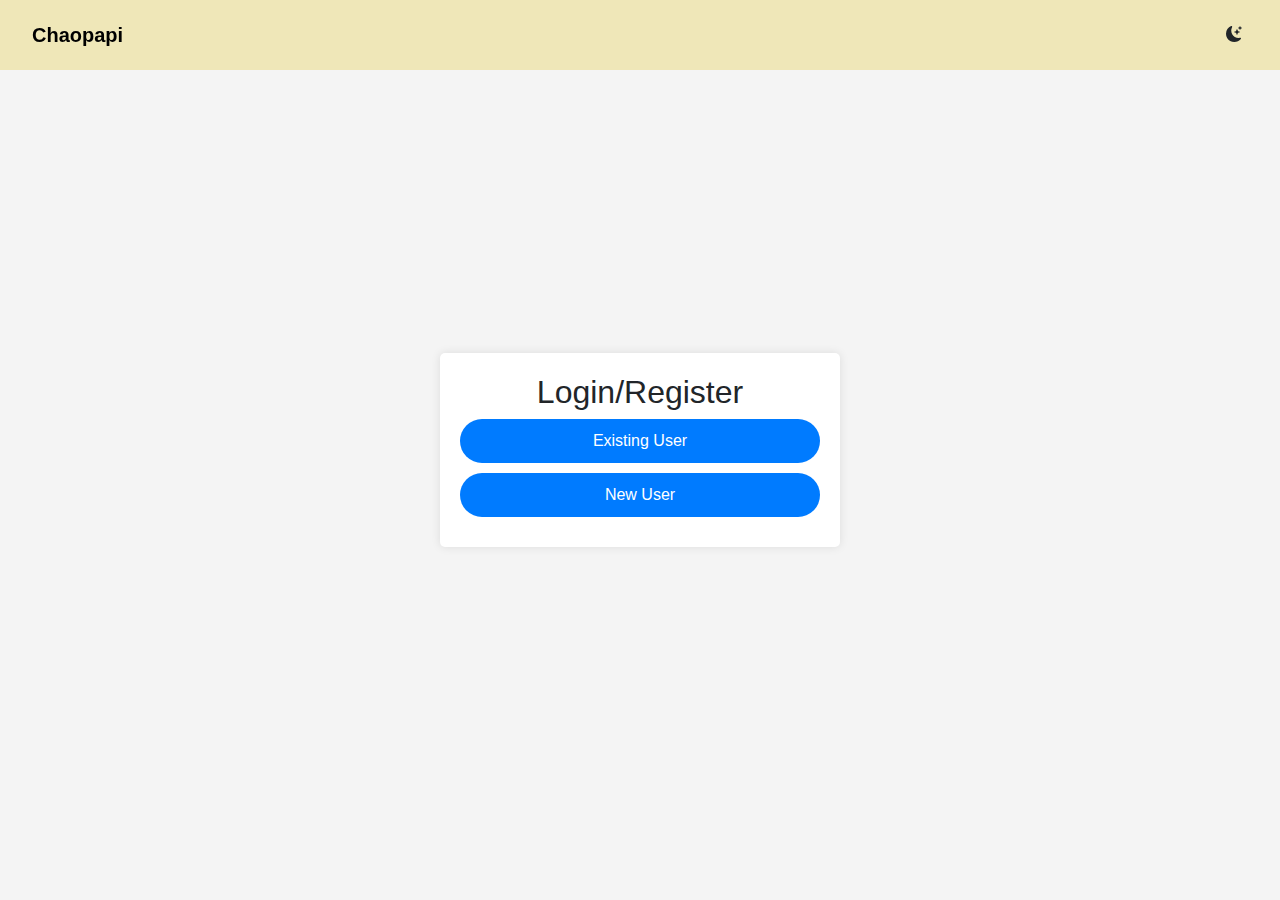
<file: Web Design Finals/WebDesignFinalsGroup1/login.html>
<!DOCTYPE html>
<html lang="en">
<head>
    <meta charset="UTF-8">
    <meta name="viewport" content="width=device-width, initial-scale=1.0">
    <link href="https://cdn.jsdelivr.net/npm/bootstrap-icons@1.11.1/font/bootstrap-icons.css" rel="stylesheet">
    <link href="https://cdn.jsdelivr.net/npm/bootstrap@5.3.3/dist/css/bootstrap.min.css" rel="stylesheet"
        integrity="sha384-QWTKZyjpPEjISv5WaRU9OFeRpok6YctnYmDr5pNlyT2bRjXh0JMhjY6hW+ALEwIH" crossorigin="anonymous">
    <link href='https://fonts.googleapis.com/css?family=Open+Sans:400,600,700' rel='stylesheet' type='text/css'>
    <title>Chaopapi</title>
    <link rel="icon" type="image/x-icon" href="./images/favicon.jpg">
    <style>
        body {
            font-family: Arial, sans-serif;
            background-color: #f4f4f4;
            display: flex;
            justify-content: center;
            align-items: center;
            height: 100vh;
            margin: 0;
        }
        .container {
            width: 80%;
            max-width: 400px;
            padding: 20px;
            background-color: #fff;
            border-radius: 5px;
            box-shadow: 0 0 10px rgba(0, 0, 0, 0.1);
        }
        input[type="text"],
        input[type="password"],
        button {
            width: 100%;
            padding: 10px;
            border: 1px solid #ccc;
            border-radius: 30px;
            margin-bottom: 10px;
    
        }
        button {
            background-color: #007bff;
            border: none;
            color: #fff;
            cursor: pointer;
        }
        .modal {
            display: none;
            position: fixed;
            z-index: 1;
            left: 0;
            top: 0;
            width: 100%;
            height: 100%;
            overflow: auto;
            background-color: rgba(0,0,0,0.4);
            padding-top: 60px;
        }
        .modal-content {
            background-color: #fefefe;
            margin: 5% auto;
            padding: 20px;
            border: 1px solid #888;
            width: 80%;
            max-width: 600px;
            border-radius: 5px;
        }
        .terms-checkbox label {
            display: inline-block;
            margin-bottom: 0;
            margin-right: 10px;
        }
        .terms-checkbox input[type="checkbox"] {
            margin-right: 5px;
        }

        .close {
        color: #aaa;
        float: right;
        font-size: 28px;
        font-weight: bold;
        cursor: pointer; /* Add this line */
        }

        .close:hover,
        .close:focus {
            color: black;
            text-decoration: none;
        }
        .h2{
            text-align: center;
        }
        .navbar-custom{
    background-color: rgba(238, 229, 177, 0.9);
    height: 70px;
    transition: background-color 0.5s;
}
.navbar-brand{
    padding: 20px;
    border-radius:20px ;
    font-weight: bolder;
}
.nav-item{
    font-weight: bold;
}
.nav-item:focus, .nav-item:hover{
    background-color: rgba(202, 194, 148, 0.5);
    border-radius: 10px;
}
.navbar-toggler-custom{
    border: none;
    font-size: 1.25rem;
}
.navbar-toggler:focus, .btn-close:focus{
    box-shadow: none;
    outline: none;
}
.nav-link{
    color: #666777;
}

.darkmode-btn{
    margin: auto 2vw auto 0;
    transition: linear scale 0.5s;
}
.darkmode-btn:hover{
    scale: 1.2;
}
.dark-mode{
    background-color: #666777;
    color: #fff;
}
    </style>
</head>
<body>
    <nav class="navbar navbar-expand-lg fixed-top navbar-custom" id="nav">
        <div class="container-fluid">
            <a href="index.html" class="navbar-brand me-auto">Chaopapi</a>
            <div class="offcanvas offcanvas-end" tabindex="-1" id="offcanvasNavbar"
                aria-labelledby="offcanvasNavbarLabel">
                <div class="offcanvas-header offcanvas-bg ">
                    <h5 class="offcanvas-title" id="offcanvasNavbarLabel">Chaopapi.</h5>
                    <button class="btn-close" data-bs-dismiss="offcanvas" aria-label="Close"></button>
                </div>
                
            </div>
            <span class="darkmode-btn" type="button" onclick="toggleDarkMode()"><i class="bi bi-moon-stars-fill"></i></span>
            </button>
        </div>
    </nav>

<div class="container">
    <h2 class="h2">Login/Register</h2>
    <div id="loginOrRegister">
        <button onclick="showLogin()">Existing User</button>
        <button onclick="showRegister()">New User</button>
    </div>
    <form id="loginForm" style="display: none;">
        <input type="text" placeholder="Username" required>
        <input type="password" placeholder="Password" required>
        <button type="button" onclick="login()">Login</button>
    </form>
    <form id="registerForm" style="display: none;">
        <input type="text" placeholder="Choose a Username" required>
        <input type="password" placeholder="Choose a Password" required>
        <div class="terms-checkbox">
            <input type="checkbox" id="termsCheckbox" required>
            <label for="termsCheckbox">I agree to the Terms and Conditions</label>
        </div>
        <button type="button" onclick="checkAgreement()">Register</button>
    </form>
</div>

<div id="myModal" class="modal">
    <div class="modal-content">
        <span class="close" onclick="closeModal()">&times;</span>
        <h3>Terms and Conditions</h3>
        <p>- We guarantee prompt delivery of your meal when ordered through our website.</p>
        <p>- While we aim for timely delivery, please note variations due to weather, volume, and traffic.</p>
        <p>- Please consume your food promptly upon delivery to prevent spoilage.</p>
        <h3>Ordering Conditions</h3>
        <p>- Payment, including delivery charges, must be made when ordering. We accept cash, cards, and specified methods.</p>
        <p>- Orders can be modified or canceled within a set timeframe. Please contact us promptly for any changes.</p>
        <p>- We prepare all orders with utmost care. Contact us if dissatisfied.</p>
        <h3>Delivery Concerns</h3>
        <p>- Inform us of any allergies or dietary restrictions when ordering. While we accommodate, we can't guarantee allergen-free dishes.</p>
        <p>- We reserve the right to amend these Terms and Conditions without notice. Changes are effective immediately.</p>
        <p>- Our liability for delivery loss or damage is limited to the total amount paid.</p>
    </div>
</div>

<script>
    function showLogin() {
        document.getElementById("loginForm").style.display = "block";
        document.getElementById("registerForm").style.display = "none";
    }

    function showRegister() {
        document.getElementById("loginForm").style.display = "none";
        document.getElementById("registerForm").style.display = "block";
    }

    function checkAgreement() {
        if (document.getElementById("termsCheckbox").checked) {
            agreeAndRegister();
            window.location.href = "index.html";
        } else {
            alert("Please agree to the Terms and Conditions before registering.");
        }
    }

    function agreeAndRegister() {
        alert("Registration successful!"); // Placeholder for actual registration logic
    }

    function openModal() {
        document.getElementById("myModal").style.display = "block";
    }

    function closeModal() {
        document.getElementById("myModal").style.display = "none";
    }
    
    document.getElementById("termsCheckbox").addEventListener("change", function() {
        if (this.checked) {
            openModal();
        } else {
            closeModal();
        }
    });

    function login() {
    
    window.location.href = "index.html";
}

function toggleDarkMode() {
    const body = document.body;
    const nav = document.getElementById('nav')
    const darkModeButton = document.querySelector('.darkmode-btn');

    if (body.classList.contains('dark-mode')) {
        nav.classList.remove('dark-mode');
        body.classList.remove('dark-mode');
        darkModeButton.innerHTML = '<i class="bi bi-moon-stars-fill"></i>';
    } else {
        nav.classList.add('dark-mode');
        body.classList.add('dark-mode');
        darkModeButton.innerHTML = '<i class="bi bi-sun-fill"></i>';
    }
}

</script>

</body>
</html>
</file>
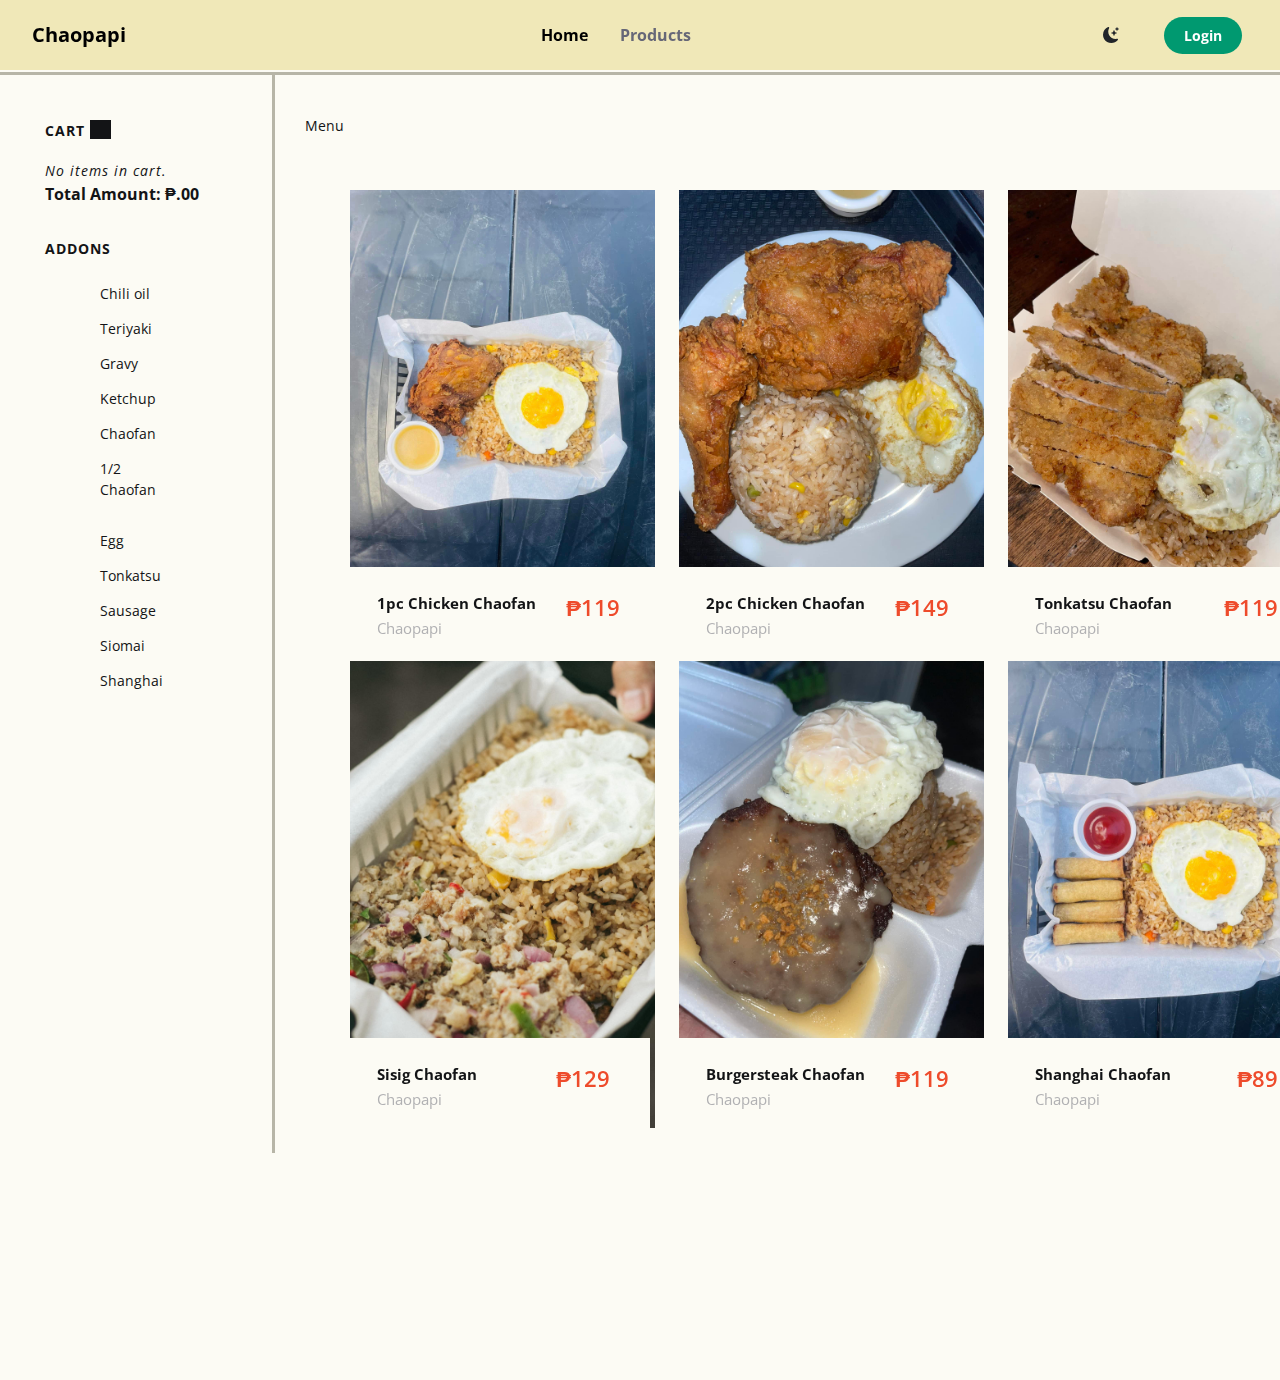
<file: Web Design Finals/WebDesignFinalsGroup1/product.html>
<!DOCTYPE html>
<html lang="en" >
<head>
	<meta charset="UTF-8">
	<title>Chaopapi</title>
	<link href="https://cdn.jsdelivr.net/npm/bootstrap-icons@1.11.1/font/bootstrap-icons.css" rel="stylesheet">
	<link href="https://cdn.jsdelivr.net/npm/bootstrap@5.3.3/dist/css/bootstrap.min.css" rel="stylesheet"
        integrity="sha384-QWTKZyjpPEjISv5WaRU9OFeRpok6YctnYmDr5pNlyT2bRjXh0JMhjY6hW+ALEwIH" crossorigin="anonymous">
    <link href='https://fonts.googleapis.com/css?family=Open+Sans:400,600,700' rel='stylesheet' type='text/css'>
	<link rel="icon" type="image/x-icon" href="./images/favicon.jpg">
</head>

<style>
/*	Reset & General
---------------------------------------------------------------------- */
* { margin: 0px; padding: 0px; }

body {
	font-family: "Open Sans", sans-serif; 
	background-color: var(--body-color);
}
#wrapper{
	overflow: hidden;
	height: 1153px;
	width: 1643px;
	background: var(--body-color);
}
.header{
	height:75px; 
	background:var(--body-color);
	border-bottom:3px solid #b7b5a7;
}
.header ul{padding:33px 0 0 45px;}
.header li{
	list-style:none;
	float:left;
	margin-right:30px;	
}

#grid-selector{
	height: 10px;
	width: 1291px;
	padding: 40px 0 40px 30px;
	float: left;
	color: #5d5f68;
	font-size: 14px;
}
#grid-menu{
	float:right;
	width:105px;
}
#grid-menu ul{

  float: right;
  position: relative;
  top: -1px;}
#grid-menu li{	 
	 float:right;
	 width:25px;
	 height:25px;
	 list-style:none;
}
#grid-menu li a{	 
  	 display:block;
	 width:28px;	
	 height:25px;
	 background: url("https://s3-us-west-2.amazonaws.com/s.cdpn.io/245657/grid-menu.png") 0 0  no-repeat;
}
#grid-menu li.smallGrid{margin-right:7px;}
#grid-menu li.smallGrid a{background-position:0 -33px;}
#grid-menu li.largeGrid a{background-position:-37px 0;}

#grid-menu li.smallGrid a.active{background-position:0 0;}
#grid-menu li.largeGrid a.active{background-position:-37px -33px;}
 

#grid{	
	width: 1335px;
	position: absolute;
	left: 340px;
	height: 1200px;
	top: 180px;
}
#sidebar{
	float:left;
	background:var(--body-color);
	width:275px;	
	padding:13px 0 0 45px;
	height:1400px;
	border-right:3px solid #b7b5a7;
}

#sidebar h3{
	color:var(--text-color);
	text-transform:uppercase;
	font-size:14px;
	font-weight:700;
	padding:35px 0 10px 0;
	letter-spacing:1px;
	clear:both;
}
#cart{padding:0px;}
#cart .empty{
	font-style:italic;
	color:var(--text-color);
	font-size:14px;
	letter-spacing:1px;	
}
#sidebar .checklist{
	padding:0;
}

.checklist ul li{	
	font-size:14px;
	font-weight:400;
	list-style:none;
	padding: 7px 0 7px 23px;
}
.checklist li span{
	float:left;
	width:11px;
	height:11px;
	margin-left:-23px;
	margin-top:4px;
	border: 1px solid #FCFBF4;
	position:relative;	
}
.sizes li span, .categories .sizes li{
	-webkit-transition: all 300ms ease-out;
	   -moz-transition: all 300ms ease-out;
	    -ms-transition: all 300ms ease-out;
	     -o-transition: all 300ms ease-out;
	        transition: all 300ms ease-out;
}
.checklist li a{
	color:#676a74;
	text-decoration:none;	
	-webkit-transition: all 300ms ease-out;
	   -moz-transition: all 300ms ease-out;
	    -ms-transition: all 300ms ease-out;
	     -o-transition: all 300ms ease-out;
	        transition: all 300ms ease-out;
}
.checklist li a:hover{	
	color:#222;
	-webkit-transition: all 300ms ease-out;
	   -moz-transition: all 300ms ease-out;
	    -ms-transition: all 300ms ease-out;
	     -o-transition: all 300ms ease-out;
	        transition: all 300ms ease-out;
}
.checklist a:hover span{ 	
	border-color:#a6aab3;	
}
.sizes a:hover span, .categories a:hover span{	
	border-color:#a6aab3;
	-webkit-transition: all 300ms ease-out;
	   -moz-transition: all 300ms ease-out;
	    -ms-transition: all 300ms ease-out;
	     -o-transition: all 300ms ease-out;
	        transition: all 300ms ease-out;
}
.checklist a span span{border:none;margin:0;float:none; position:absolute;top:0;left:0;}
.checklist a .x{
	display:block;
	width:0;	 
	height:2px;
	background:#EE4B2B;
	top:6px;
	left:2px;	
	-ms-transform: rotate(45deg); 
   	-webkit-transform: rotate(45deg); 
    transform: rotate(45deg);	
	-webkit-transition: all 50ms ease-out;
}
.checklist a .x.animate{
	width:4px;
	-webkit-transition: all 100ms ease-in;
	   -moz-transition: all 100ms ease-in;
	    -ms-transition: all 100ms ease-in;
	     -o-transition: all 100ms ease-in;
	        transition: all 100ms ease-in;
}
.checklist a .y{
	display:block;
	width:0px; 
	height:2px;
	background:#EE4B2B;
	top:4px;
	left:3px;	
	-ms-transform: rotate(13deg); 
   	-webkit-transform: rotate(135deg); 
    transform: rotate(135deg);	
	-webkit-transition: all 50ms ease-out;
}
.checklist a .y.animate{
	width:8px;
	-webkit-transition: all 100ms ease-out;
	   -moz-transition: all 100ms ease-out;
	    -ms-transition: all 100ms ease-out;
	     -o-transition: all 100ms ease-out;
	        transition: all 100ms ease-out;
}
.checklist .checked span{
	border-color:#8d939f;
}
.colors ul, .sizes ul{
	float:left; width:130px;	
}
.colors ul li{padding-left:21px;}
.colors a span{
	border:none;
	position:relative;
	border-radius:100%;
	background-color:#000000;
	width:13px;
	height:13px;
	margin-left:-20px;
}
.colors a:hover span{
	width:15px;
	height:15px;
	margin-top:3px;
	margin-left:-21px;
}
#sidebar img{margin-top:3px;}

.product{
    position: relative;
    perspective: 800px;
    width:306px;
    height:471px;
    transform-style: preserve-3d;
    transition: transform 5s;
	float:left; 
	margin-right: 23px;
	-webkit-transition: width 500ms ease-in-out;
	   -moz-transition: width 500ms ease-in-out;
		-ms-transition: width 500ms ease-in-out;
		 -o-transition: width 500ms ease-in-out;
 		    transition: width 500ms ease-in-out;
}
.product-front img{width:100%;}
.product-front, .product-back{
	width:315px;
	height:480px;
	background:#FCFBF4;
	position:absolute;
	left:-5px;
	top:-5px;
	-webkit-transition: all 100ms ease-out; 
       -moz-transition: all 100ms ease-out; 
         -o-transition: all 100ms ease-out; 
            transition: all 100ms ease-out; 
}
.product-back{
	display:none;
	transform: rotateY( 180deg );
}
.make3D.animate .product-back,
.make3D.animate .product-front,
div.large .product-back{
	top:0px;
	left:0px;
	-webkit-transition: all 100ms ease-out; 
       -moz-transition: all 100ms ease-out; 
         -o-transition: all 100ms ease-out; 
            transition: all 100ms ease-out; 
}
.make3D{
	width:305px;
	height:470px;
	position:absolute;    
	top:10px;
	left:10px;	
	overflow:hidden;
    transform-style: preserve-3d;
	-webkit-transition:  100ms ease-out; 
       -moz-transition:  100ms ease-out; 
         -o-transition:  100ms ease-out; 
            transition:  100ms ease-out;
}
div.make3D.flip-10{
	 -webkit-transform: rotateY( -10deg );
         -moz-transform: rotateY( -10deg );
           -o-transform: rotateY( -10deg );
              transform: rotateY( -10deg );
			   transition:  50ms ease-out; 			
}
div.make3D.flip90{
	 -webkit-transform: rotateY( 90deg );
         -moz-transform: rotateY( 90deg );
           -o-transform: rotateY( 90deg );
              transform: rotateY( 90deg );
			   transition:  100ms ease-in; 			
}
div.make3D.flip190{
	 -webkit-transform: rotateY( 190deg );
         -moz-transform: rotateY( 190deg );
           -o-transform: rotateY( 190deg );
              transform: rotateY( 190deg );
			   transition:  100ms ease-out; 			
}
div.make3D.flip180{
	 -webkit-transform: rotateY( 180deg );
         -moz-transform: rotateY( 180deg );
           -o-transform: rotateY( 180deg );
              transform: rotateY( 180deg );
			   transition:  150ms ease-out; 			
}
.make3D.animate{
	top:5px;
	left:5px;
	width:315px;
	height:480px;
	box-shadow:0px 5px 31px -1px rgba(0, 0, 0, 0.15);
	-webkit-transition:  100ms ease-out; 
       -moz-transition:  100ms ease-out; 
         -o-transition:  100ms ease-out; 
            transition:  100ms ease-out; 
}
div.large .make3D{
	top:0;
	left:0;
	width:315px;
	height:480px;
	-webkit-transition:  300ms ease-out; 
       -moz-transition:  300ms ease-out; 
         -o-transition:  300ms ease-out; 
            transition:  300ms ease-out; 
}
.large div.make3D{box-shadow:0px 5px 31px -1px rgba(0, 0, 0, 0);}
.large div.flip-back{display:none;}
.stats-container{
	background:var(--container);	
	position:absolute;
	top:382px;
	left:0;
	max-width: auto;
	height: 300px;
	padding: 24px 40px 35px 32px;
	-webkit-transition: all 200ms ease-out; 
       -moz-transition: all 200ms ease-out; 
         -o-transition: all 200ms ease-out; 
            transition: all 200ms ease-out;
}
.make3D.animate .stats-container{
	top:265px;
	-webkit-transition: all 200ms ease-out; 
       -moz-transition: all 200ms ease-out; 
         -o-transition: all 200ms ease-out; 
            transition: all 200ms ease-out; 
}
.stats-container .product_name{
	font-size: 15px;
    color: var(--title);
    font-weight: 700;
}
.stats-container p{
	font-size:15px;
	color:#b1b1b3;	
	padding:2px 0 20px 0;
}
.stats-container .product_price{
	float:right;
	color:#EE4B2B;
	font-size:22px;
	font-weight:600;
}
.image_overlay{
	position:absolute;
	top:0;
	left:0; 
	width:100%;
	height:100%;
	background:var(--image);
	opacity:0;	
}
.make3D.animate .image_overlay{
	opacity:0.7;	
	-webkit-transition: all 200ms ease-out; 
       -moz-transition: all 200ms ease-out; 
         -o-transition: all 200ms ease-out; 
            transition: all 200ms ease-out; 
}
.product-options{
	padding:0;
}
.product-options strong{
	font-weight:700;
	color:var(--text-color);
	font-size:14px;
}
.product-options span{	
	color:var(--gray);
	font-size:14px;
	display:block;
	margin-bottom:8px;
}
.add_to_cart{	
	position:absolute;
	top:80px;
	left:50%;
	width:152px;
	font-size:15px;
	margin-left:-78px;
	border:2px solid #FCFBF4;
	color:#FCFBF4;	
	text-align:center;
	text-transform:uppercase;
	font-weight:700;
	padding:10px 0;	
	opacity:0;
	-webkit-transition: all 200ms ease-out; 
       -moz-transition: all 200ms ease-out; 
         -o-transition: all 200ms ease-out; 
            transition: all 200ms ease-out; 
}
.add_to_cart:hover{	
	background:#FCFBF4;
	color:#EE4B2B;
	cursor:pointer;

}
.make3D.animate .add_to_cart{
	opacity:1;	
	-webkit-transition: all 200ms ease-out; 
       -moz-transition: all 200ms ease-out; 
         -o-transition: all 200ms ease-out; 
            transition: all 200ms ease-out; 		
}
.view_gallery{	
	position:absolute;
	top:144px;
	left:50%;
	width:152px;
	font-size:15px;
	margin-left:-78px;
	border:2px solid #FCFBF4;
	color:#FCFBF4;	
	text-align:center;
	text-transform:uppercase;
	font-weight:700;
	padding:10px 0;	
	opacity:0;
	-webkit-transition: all 200ms ease-out; 
       -moz-transition: all 200ms ease-out; 
         -o-transition: all 200ms ease-out; 
            transition: all 200ms ease-out; 
}
.view_gallery:hover{	
	background:#FCFBF4;
	color:#EE4B2B;
	cursor:pointer;

}
.make3D.animate .view_gallery{
	opacity:1;	
	-webkit-transition: all 200ms ease-out; 
       -moz-transition: all 200ms ease-out; 
         -o-transition: all 200ms ease-out; 
            transition: all 200ms ease-out; 		
}
div.colors div{
	margin-top:3px;
	width:15px; 
	height:15px; 	
	margin-right:5px;
	float:left;
}
div.colors div span{
	width:15px; 
	height:15px; 
	display:block;
	border-radius:50%;
}
div.colors div span:hover{
	width:17px;
	height:17px;
	margin:-1px 0 0 -1px;
}
div.c-blue span{background:#6e8cd5;}
div.c-red span{background:#f56060;}
div.c-green span{background:#44c28d;}
div.c-white span{
	background:#FCFBF4;
	width:14px;
	height:14px; 
	border:1px solid #e8e9eb;
}
div.shadow{
	width:335px;height:520px;
	opacity:0;
	position:absolute;
	top:0;
	left:0;
	z-index:3;
	display:none;
	background: -webkit-linear-gradient(left,rgba(0,0,0,0.1),rgba(0,0,0,0.2));
    background: -o-linear-gradient(right,rgba(0,0,0,0.1),rgba(0,0,0,0.2)); 
    background: -moz-linear-gradient(right,rgba(0,0,0,0.1),rgba(0,0,0,0.2)); 
    background: linear-gradient(to right, rgba(0,0,0,0.1), rgba(0,0,0,0.2)); 
}
.product-back div.shadow{
	z-index:10;
	opacity:1;
	background: -webkit-linear-gradient(left,rgba(0,0,0,0.2),rgba(0,0,0,0.1));
    background: -o-linear-gradient(right,rgba(0,0,0,0.2),rgba(0,0,0,0.1)); 
    background: -moz-linear-gradient(right,rgba(0,0,0,0.2),rgba(0,0,0,0.1)); 
    background: linear-gradient(to right, rgba(0,0,0,0.2), rgba(0,0,0,0.1)); 
}
.flip-back{
	position:absolute;
	top:20px;
	right:20px;
	width:30px;
	height:30px;
	cursor:pointer;
}
.cx, .cy{
	background:#d2d5dc;
	position:absolute;
	width:0px;
	top:15px;
	right:15px;
	height:3px;
	-webkit-transition: all 250ms ease-in-out;
	   -moz-transition: all 250ms ease-in-out;
		-ms-transition: all 250ms ease-in-out;
		 -o-transition: all 250ms ease-in-out;
			transition: all 250ms ease-in-out;
}
.flip-back:hover .cx, .flip-back:hover .cy{
	background:#979ca7;
	-webkit-transition: all 250ms ease-in-out;
	   -moz-transition: all 250ms ease-in-out;
		-ms-transition: all 250ms ease-in-out;
		 -o-transition: all 250ms ease-in-out;
			transition: all 250ms ease-in-out;
}
.cx.s1, .cy.s1{	
	right:0;	
	width:30px;	
	-webkit-transition: all 100ms ease-out;
	   -moz-transition: all 100ms ease-out;
		-ms-transition: all 100ms ease-out;
		 -o-transition: all 100ms ease-out;
			transition: all 100ms ease-out;
}
.cy.s2{	
	-ms-transform: rotate(50deg); 
	-webkit-transform: rotate(50deg); 
	transform: rotate(50deg);		 
	-webkit-transition: all 100ms ease-out;
	   -moz-transition: all 100ms ease-out;
		-ms-transition: all 100ms ease-out;
		 -o-transition: all 100ms ease-out;
			transition: all 100ms ease-out;
}
.cy.s3{	
	-ms-transform: rotate(45deg); 
	-webkit-transform: rotate(45deg); 
	transform: rotate(45deg);		 
	-webkit-transition: all 100ms ease-out;
	   -moz-transition: all 100ms ease-out;
		-ms-transition: all 100ms ease-out;
		 -o-transition: all 100ms ease-out;
			transition: all 100ms ease-out;
}
.cx.s1{	
	right:0;	
	width:30px;	
	-webkit-transition: all 100ms ease-out;
	   -moz-transition: all 100ms ease-out;
		-ms-transition: all 100ms ease-out;
		 -o-transition: all 100ms ease-out;
			transition: all 100ms ease-out;
}
.cx.s2{	
	-ms-transform: rotate(140deg); 
	-webkit-transform: rotate(140deg); 
	transform: rotate(140deg);		 
	-webkit-transition: all 100ms ease-out;
	   -moz-transition: all 100ms ease-out;
		-ms-transition: all 100ease-out;
		 -o-transition: all 100ms ease-out;
			transition: all 100ms ease-out;
}
.cx.s3{	
	-ms-transform: rotate(135deg); 
	-webkit-transform: rotate(135deg); 
	transform: rotate(135deg);		 
	-webkit-transition: all 100ease-out;
	   -moz-transition: all 100ms ease-out;
		-ms-transition: all 100ms ease-out;
		 -o-transition: all 100ms ease-out;
			transition: all 100ms ease-out;
}
.carousel{
	width:315px;
	height:500px;
	overflow:hidden;
	position:relative;
}
.carousel ul{
	position:absolute;
	top:0;
	left:0;
}
.carousel li{
	width:315px;
	height:500px;
	float:left;
	overflow:hidden;	
}
.carousel img{
	margin-top: -22px;
	width: 110%;
}
.arrows-perspective{
	width:315px;
	height:55px;
	position: absolute;
	top: 218px;
	transform-style: preserve-3d;
    transition: transform 5s;
	perspective: 335px;
}
.carouselPrev, .carouselNext{
	width: 50px;
	height: 55px;
	background: #ccc;
	position: absolute;	
	top:0;
	transition: all 200ms ease-out; 
	opacity:0.9;
	cursor:pointer;
}
.carouselNext{
	top:0;
	right: -26px;
	-webkit-transform: rotateY( -117deg );
         -moz-transform: rotateY( -117deg );
           -o-transform: rotateY( -117deg );
              transform: rotateY( -117deg );
			  transition: all 200ms ease-out; 			

}
.carouselNext.visible{
		right:0;
		opacity:0.8;
		background: #FCFBF4;
		-webkit-transform: rotateY( 0deg );
         -moz-transform: rotateY( 0deg );
           -o-transform: rotateY( 0deg );
              transform: rotateY( 0deg );
			  transition: all 200ms ease-out; 
}
.carouselPrev{		
	left:-26px;
	top:0;
	-webkit-transform: rotateY( 117deg );
         -moz-transform: rotateY( 117deg );
           -o-transform: rotateY( 117deg );
              transform: rotateY( 117deg );
			  transition: all 200ms ease-out; 

}
.carouselPrev.visible{
		left:0;
		opacity:0.8;
		background: #FCFBF4;
		-webkit-transform: rotateY( 0deg );
         -moz-transform: rotateY( 0deg );
           -o-transform: rotateY( 0deg );
              transform: rotateY( 0deg );
			  transition: all 200ms ease-out; 
}
.carousel .x, .carousel .y{
	height:2px;
	width:15px;
	background:#EE4B2B;
	position:absolute;
	top:31px;
	left:17px;
	-ms-transform: rotate(45deg); 
	-webkit-transform: rotate(45deg); 
	transform: rotate(45deg);	
}
.carousel .x{
	-ms-transform: rotate(135deg); 	
	-webkit-transform: rotate(135deg); 
	transform: rotate(135deg);		
	top:21px;
}
.carousel .carouselNext .x{
	-ms-transform: rotate(45deg); 	
	-webkit-transform: rotate(45deg); 
	transform: rotate(45deg);		
}
.carousel .carouselNext .y{
	-ms-transform: rotate(135deg); 	
	-webkit-transform: rotate(135deg); 
	transform: rotate(135deg);		
}
div.floating-cart{
	position:absolute;
	top:0;
	left:0; 
	width:315px;	
	height:480px;
	background:#FCFBF4;
	z-index:200;
	overflow:hidden;
	box-shadow:0px 5px 31px -1px rgba(0, 0, 0, 0.15);
	display:none;
}

div.floating-cart .stats-container{display:none;}
div.floating-cart .product-front{width:100%; top:0; left:0;}
div.floating-cart.moveToCart{
	left: 75px !important;
	top: 55px !important;
	width: 47px;
	height: 47px;	
	-webkit-transition: all 800ms ease-in-out;
	   -moz-transition: all 800ms ease-in-out;
		-ms-transition: all 800ms ease-in-out;
		 -o-transition: all 800ms ease-in-out;
 		    transition: all 800ms ease-in-out; 
}
body.MakeFloatingCart div.floating-cart.moveToCart{	
	left: 90px !important;
	top: 140px !important;
	width: 21px;
	height: 22px;
	box-shadow:0px 5px 31px -1px rgba(0, 0, 0, 0);
	-webkit-transition: all 200ms ease-out;
	   -moz-transition: all 200ms ease-out;
		-ms-transition: all 200ms ease-out;
		 -o-transition: all 200ms ease-out;
 		    transition: all 200ms ease-out;
}

div.cart-icon-bottom{
	position:absolute;
	background:var(--text-color) url("https://s3-us-west-2.amazonaws.com/s.cdpn.io/245657/cart.png") 0 -3px no-repeat;
	margin:0;
	width:21px;
	height:19px;
	z-index:1;
	top: 120px;
	left: 90px;
}
body.MakeFloatingCart div.cart-icon-top{z-index:30;}
body.MakeFloatingCart div.cart-icon-bottom{z-index:300;}	
.cart-item{	
	padding: 1px 0 5px 110px;
	height: 62px;
	width: 210px;
	margin-left: -45px;
	position:relative;
	background:var(--body-color);
	-webkit-transition: all 1000ms ease-out;
	   -moz-transition: all 1000ms ease-out;
		-ms-transition: all 1000ms ease-out;
		 -o-transition: all 1000ms ease-out;
 		    transition: all 1000ms ease-out;
}
.cart-item.flash{background:#fffeb0;}
.cart-item-border{
	position:absolute;
	bottom:0;
	left:45px;
	background:none;
	height: 1px;
	width: 230px;
}
.cart-item .img-wrap{
	
	width:50px; 
	height:50px; 
	overflow:hidden;
	border:1px solid #edeff0;
	float:left;
	margin-left:-65px;	
}
.cart-item img{width:100%; position:relative;top:-10px;}
.cart-item strong{color:#EE4B2B; font-size:16px;}
.cart-item span{
	color: #393c45;
    display: block;
    font-size: 14px;
 }

.cart-item .delete-item{
	background:url("https://s3-us-west-2.amazonaws.com/s.cdpn.io/245657/delete-item.png") 0 0 no-repeat;
	width:15px;
	height:15px;
	float:right;
	margin-right:18px;
	display:none;
}
.cart-item:hover .delete-item{display:block;cursor:pointer}


#info{
	position: absolute;
	top: 20px;
	left: 676px;
	text-align: center;
	width: 413px;

}
#info p{font-size:15px; padding:3px;color:#b1b1b3}
#info a{text-decoration:none;} 
#checkout{
	border: 2px solid #EE4B2B;
	font-size: 13px;
	font-weight: 700;
	padding: 3px 9px;
	position: absolute;
	top: 137px;
	left: 181px;
	color: #EE4B2B;
	display:none;
	cursor: pointer;
}

.product.large{
	width:639px;
	
	margin-bottom:25px;
	overflow:hidden;
	-webkit-transition: all 500ms ease-in-out;
	   -moz-transition: all 500ms ease-in-out;
		-ms-transition: all 500ms ease-in-out;
		 -o-transition: all 500ms ease-in-out;
 		    transition: all 500ms ease-in-out;
}





/* ---------------- */
.floating-image-large{
	position:absolute;
	top:0;
	left:0;
	width:100%;
}
.info-large{
	  display:none;
	  position: absolute;
	  top: 0;
	  left: 0px;
	  padding: 42px;
	  width: 245px;
	  height: 395px;
	  -webkit-transition: all 500ms ease-out;
	   -moz-transition: all 300ms ease-out;
		-ms-transition: all 300ms ease-out;
		 -o-transition: all 300ms ease-out;
 		    transition: all 300ms ease-out;
}
.large .info-large{
	left: 310px;
	-webkit-transition: all 300ms ease-out;
	   -moz-transition: all 300ms ease-out;
		-ms-transition: all 300ms ease-out;
		 -o-transition: all 300ms ease-out;
 		    transition: all 300ms ease-out;
}

.info-large h4{
	text-transform:uppercase;
	font-size:28px;
	color:#000;
	font-weight:400;
	padding:0;
}
div.sku{
	  font-weight: 700;
	  color: #d0d0d0;
	  font-size: 12px;
	  padding-top: 11px;
}
div.sku strong{
	color:#000;
}
.price-big{
	font-size: 34px;
    font-weight: 600;
    color: #EE4B2B;
    margin-top: 21px;
}
.price-big span{
	color:#d0d0d0;
	font-weight:400;
	text-decoration:line-through;
}

.add-cart-large{
	  border: 3px solid #000;
	  font-size: 17px;
	  background: #FCFBF4;
	  text-transform: uppercase;
	  font-weight: 700;
	  padding: 10px;
	  font-family: "Open Sans", sans-serif;
	  width: 246px;
	  margin-top: 38px;	
	  -webkit-transition: all 200ms ease-out;
	   -moz-transition: all 200ms ease-out;
		-ms-transition: all 200ms ease-out;
		 -o-transition: all 200ms ease-out;
 		    transition: all 200ms ease-out;
}
.add-cart-large:hover{
	color: #EE4B2B;
	border-color:#EE4B2B;
	-webkit-transition: all 200ms ease-out;
	   -moz-transition: all 200ms ease-out;
		-ms-transition: all 200ms ease-out;
		 -o-transition: all 200ms ease-out;
 		    transition: all 200ms ease-out;
			cursor:pointer;
}
.info-large h3{
    letter-spacing: 1px;
    color: #262626;
    text-transform: uppercase;
    font-size: 14px;
	clear:left;
	margin-top:0px;
    font-weight: 700;
	margin-bottom:0px;
}


.colors-large{
	margin-bottom:38px;
}
.colors-large li{
	float:left;
	list-style:none;
	margin-right:7px;
	width:16px;
	height:16px;
}
.colors-large li a{
	float:left;
	width:16px;
	height:16px;
	border-radius:50%;
}
.colors-large li a:hover{
	width:19px;
	height:19px;
	position:relative;
	top:-1px;
	left:-1px;
}


.sizes-large span{
	font-weight:600;
	color:#b0b0b0;
}
.sizes-large span:hover{color:#000;cursor:pointer;}

.product.large:hover{
	box-shadow:0px 5px 31px -1px rgba(0, 0, 0, 0.15);	
}
.credit{
    background: #FCFBF4;
    padding: 12px;
    font-size: 9pt;
    text-align: center;
    color: #333;
    margin-top: 40px;

}
.credit span:before{
   font-family: FontAwesome;
   color: #e41b17;
   content: "\f004";


}
.credit a{
   color: #333;
   text-decoration: none;
}
.credit a:hover{
   color: #1DBF73; 
}
.credit a:hover:after{
    font-family: FontAwesome;
    content: "\f08e";
    font-size: 9pt;
    position: absolute;
    margin: 3px;
}

#totalPrice::before {
	content: "Total Amount: ₱";
	color: var(--text-color);
}

#totalPrice::after {
	content: ".00";
	color: var(--text-color);
}

#totalPrice{
	color: var(--text-color);
}



.navbar-custom{
    background-color: var(--header-color);
    height: 70px;
    transition: background-color 0.5s;
}
.navbar-brand{
    padding: 20px;
    border-radius:20px ;
    font-weight: bolder;
}
.nav-item{
    font-weight: bold;
}
.nav-item:focus, .nav-item:hover{
    background-color: rgba(202, 194, 148, 0.5);
    border-radius: 10px;
}
.navbar-toggler-custom{
    border: none;
    font-size: 1.25rem;
}
.navbar-toggler:focus, .btn-close:focus{
    box-shadow: none;
    outline: none;
}
.nav-link{
    color: var(--navlink);
}


.login-button{
    background-color: var(--login);
    margin-right: 2vw;
    color: #fff;
    font-weight: bold;
    font-size:14px ;
    padding: 8px 20px;
    border-radius: 20px;
    text-decoration: none;
    transition: 0.3s background-color;
}
.login-button:hover{
    background-color: var(--loginhiver);
}


.darkmode-btn{
    margin: auto 2vw auto 0;
    transition: linear scale 0.5s;
}
.darkmode-btn:hover{
    scale: 1.2;
}


.darkmode-btn i.sun{
    opacity: 0;
    pointer-events: none;
}

.darkmode-btn.active i.sun{
    opacity: 1;
    pointer-events: auto;
	color: var(--text-color);
}

.darkmode-btn.active i.moon{
    opacity: 0;
    pointer-events: none;
}

:root{
    --body-color: #FCFBF4;
    --header-color: rgba(238, 229, 177, 0.9);
    --text-color: #131416;
	--navlink: #666777;
	--login: #009970;
	--loginhiver: #00b383;
	--container: #FCFBF4;
	--image: #EE4B2B;
	--gray: #969699;
	--title: #131416;
}

.dark{
	--body-color: #666777;
	--header-color: #666777;
	--text-color: #d3cbcb;
	--navlink: #c6c6c6;
	--login: #000805;
	--loginhiver: #6c7973;
	--container: #6f6f6f;
	--image: #928481;
	--gray: #d3cbcb;
	--title: #ffffff;
}

.menu{
	color: var(--text-color);
}

#sidebar a{
	color: var(--text-color);
}
</style>

<body>
<!-- partial:index.partial.html -->
<nav class="navbar navbar-expand-lg fixed-top navbar-custom" id="nav">
	<div class="container-fluid">
		<a href="index.html" class="navbar-brand me-auto">Chaopapi</a>
		<div class="offcanvas offcanvas-end" tabindex="-1" id="offcanvasNavbar"
			aria-labelledby="offcanvasNavbarLabel">
			<div class="offcanvas-header offcanvas-bg ">
				<h5 class="offcanvas-title" id="offcanvasNavbarLabel">Chaopapi.</h5>
				<button class="btn-close" data-bs-dismiss="offcanvas" aria-label="Close"></button>
			</div>
			<div class="offcanvas-body">
				<ul class="navbar-nav justify-content-center flex-grow-1 pe-3">
					<li class="nav-item">
						<a href="index.html#home"  class="nav-link mx-lg-2 active" aria-current="page">Home</a>
					</li>
					
					<li class="nav-item">
						<a href="product.html" class="nav-link mx-lg-2">Products</a>
					</li>
					
				</ul>
			</div>
		</div>

        <span class="darkmode-btn" type="button">
            <i class="bi bi-moon-stars-fill moon"></i>
            <i class="bi bi-sun-fill sun"></i>
		</span>

		<a href="login.html" class="login-button">Login</a>
		<button class="navbar-toggler" data-bs-toggle="offcanvas" data-bs-target="#offcanvasNavbar"
			aria-controls="offcanvasNavbar" aria-label="Toggle navigation">
			<span class="navbar-toggler-icon"></span>
		</button>
	</div>
</nav>
<link href='https://fonts.googleapis.com/css?family=Open+Sans:400,600,700' rel='stylesheet' type='text/css'>
<div id="wrapper">


<div class="cart-icon-bottom">
</div>


<button  id="checkout" onclick="confirmCheckout()">Checkout</button>

<div id="info">
</div>

<div class="header">	
	
</div>

<div id="sidebar">
	<h3>CART</h3>
    <div id="cart">
    	<span class="empty">No items in cart.</span> 
        <br>
    
        <b><div id="totalPrice"></div></b>     
    </div>  
    <h3>Addons</h3>
    <div class="checklist sizes" id="checkl">
    	<ul>
            <li><a href=""><span></span>Chili oil</a></li>
        	<li><a href=""><span></span>Teriyaki</a></li>
            <li><a href=""><span></span>Gravy</a></li>
            <li><a href=""><span></span>Ketchup</a></li>
            <li><a href=""><span></span>Chaofan</a></li>
            <li><a href=""><span></span>1/2 Chaofan</a></li>
        </ul>
        
        <ul>
            <li><a href=""><span></span>Egg</a></li>
            <li><a href=""><span></span>Tonkatsu</a></li>
            <li><a href=""><span></span>Sausage</a></li>
            <li><a href=""><span></span>Siomai</a></li>
            <li><a href=""><span></span>Shanghai</a></li>
        </ul>   

    </div>
    
     
</div>

<div id="grid-selector">
       <div id="grid-menu">
       	  <div class="menu">View:</div> 
           <ul>           	   
               <li class="largeGrid"><a href=""></a></li>
               <li class="smallGrid"><a class="active" href=""></a></li>
           </ul>
       </div>
       
       <div class="menu">Menu</div>
</div>

<div id="grid">
    <div class="product">
    	<div class="info-large">
        	<h4>1pc Chicken Chaofan</h4>
            <div class="sku">
            	Flavorful Chicken
            </div>
             
            <div class="price-big">
            	<span>₱139</span> ₱119
            </div>
             
          

            <h3>Addons</h3>
                <div class="sizes-large">   <span>  Gravy  </span>
                    <span>  Teriyaki  </span>
                    <span>  Ketchup  </span>
                    
                </div>
            <button class="add-cart-large">Add To Cart</button>                          
                         
        </div>
        <div class="make3D">
            <div class="product-front">
                <div class="shadow"></div>
                <img src="1pc_chicken.jpg" alt="" />
                <div class="image_overlay"></div>
                <div class="add_to_cart">Add to cart</div>
                <div class="view_gallery">View meal</div>                
                <div class="stats">        	
                    <div class="stats-container">
                        <span class="product_price">₱119</span>
                        <span class="product_name">1pc Chicken Chaofan</span>    
                        <p>Chaopapi</p>                                            
                        
                        <div class="product-options">
                        <strong>Inclusions</strong>
                        <span>Flavorful 1pc Chicken with Authentic Chaofan and delicious egg with gravy. </span>
                    
                    </div>                       
                    </div>                         
                </div>
            </div>
            
            <div class="product-back">
                <div class="shadow"></div>
                <div class="carousel">
                    <ul class="carousel-container">
                        <li><img src="1pc_chicken.jpg" alt="" /></li>
                        <li><img src="2pc_chicken.jpg" alt="" /></li>
                        <li><img src="tonkatsu.jpg" alt="" /></li>
                    </ul>
                    <div class="arrows-perspective">
                        <div class="carouselPrev">
                            <div class="y"></div>
                            <div class="x"></div>
                        </div>
                        <div class="carouselNext">
                            <div class="y"></div>
                            <div class="x"></div>
                        </div>
                    </div>
                </div>
                <div class="flip-back">
                    <div class="cy"></div>
                    <div class="cx"></div>
                </div>
            </div>	  
        </div>	
    </div>
    
    
    <div class="product">
    <div class="info-large">
        	<h4>2pc Chicken Chaofan</h4>
            <div class="sku">
            	Flavorful 2pices of Chicken
            </div>
             
            <div class="price-big">
            	<span>₱179</span> ₱149
            </div>
             
            <h3>Addons:</h3>
            <div class="sizes-large">
 				<span>Chilioil  </span>
                <span>  Gravy  </span>
                <span>  Teriyaki  </span>
                <span>  Ketchup  </span>
                
                
                <span></span>
            </div>
            
            <button class="add-cart-large">Add To Cart</button>                          
                         
        </div>
        <div class="make3D">
            <div class="product-front">
                <div class="shadow"></div>
                <img src="2pc_chicken.jpg" alt="" />
                <div class="image_overlay"></div>
                <div class="add_to_cart">Add to cart</div>
                <div class="view_gallery">View meal</div>
                <div class="stats">        	
                    <div class="stats-container">
                        <span class="product_price">₱149</span>
                        <span class="product_name">2pc Chicken Chaofan</span>    
                        <p>Chaopapi</p>                                            
                        
                        <div class="product-options">
                        <strong>Inclusions</strong>
                        <span>Flavorful 2pieces of Chicken with Chaofan and egg with gravy.</span>
                      
                    </div>                       
                    </div>                         
                </div>
            </div>
            
            <div class="product-back">
                <div class="shadow"></div>
                <div class="carousel">
                    <ul class="carousel-container">
                        <li><img src="2pc_chicken.jpg" alt="" /></li>
                        <li><img src="tonkatsu.jpg" alt="" /></li>
                        <li><img src="sausage.jpg" alt="" /></li>
                    </ul>
                    <div class="arrows-perspective">
                        <div class="carouselPrev">
                            <div class="y"></div>
                            <div class="x"></div>
                        </div>
                        <div class="carouselNext">
                            <div class="y"></div>
                            <div class="x"></div>
                        </div>
                    </div>
                </div>
                <div class="flip-back">
                    <div class="cy"></div>
                    <div class="cx"></div>
                </div>
            </div>	  
        </div>	
    </div>
    
    <div class="product">
    <div class="info-large">
        	<h4>Tonkatsu Chaofan</h4>
            <div class="sku">
            	Delicious Tonkatsu
            </div>
             
            <div class="price-big">
            	<span>₱139</span>₱119
            </div>
             
          

            <h3>SIZE</h3>
           <div class="sizes-large">
                <span>Chilioil  </span>
                <span>  Gravy  </span>
                <span>  Teriyaki  </span>
                <span>  Ketchup  </span>
                <span>  Chaofan  </span>
                <span>  ½Chaofan  </span>
            </div>
            
            <button class="add-cart-large">Add To Cart</button>                          
                         
        </div>
        <div class="make3D">        
            <div class="product-front">
                <div class="shadow"></div>
                <img src="tonkatsu.jpg" alt="" />
                <div class="image_overlay"></div>
                <div class="add_to_cart">Add to cart</div>
                <div class="view_gallery">View meal</div>
                <div class="stats">        	
                    <div class="stats-container">
                        <span class="product_price">₱119</span>
                        <span class="product_name">Tonkatsu Chaofan</span>    
                        <p>Chaopapi</p>                                            
                        
                        <div class="product-options">
                        <strong>Inclusions</strong>
                        <span>Homemade Tonkatsu with Chaofan, egg and teriyaki sauce.</span>
                      
                     
                    </div>                       
                    </div>                         
                </div>
            </div>
            
            <div class="product-back">
                <div class="shadow"></div>
                <div class="carousel">
                    <ul class="carousel-container">
                        <li><img src="tonkatsu.jpg" alt="" /></li>
                        <li><img src="sausage.jpg" alt="" /></li>
                        <li><img src="sisig.jpg" alt="" /></li>
                    </ul>
                    <div class="arrows-perspective">
                        <div class="carouselPrev">
                            <div class="y"></div>
                            <div class="x"></div>
                        </div>
                        <div class="carouselNext">
                            <div class="y"></div>
                            <div class="x"></div>
                        </div>
                    </div>
                </div>
                <div class="flip-back">
                    <div class="cy"></div>
                    <div class="cx"></div>
                </div>
            </div>	  
        </div>	
    </div>
    
    
    <div class="product">
    <div class="info-large">
        	<h4>Sausage Chaofan</h4>
            <div class="sku">
            	Hungarian Sausage
            </div>
             
            <div class="price-big">
            	<span>₱120</span> ₱109
            </div>
             
          
           <div class="sizes-large">
                <span>Chilioil  </span>
                <span>  Gravy  </span>
                <span>  Teriyaki  </span>
                <span>  Ketchup  </span>
                <span>  Chaofan  </span>
                <span>  ½Chaofan  </span>
            </div>
            
            <button class="add-cart-large">Add To Cart</button>                          
                         
        </div>
        <div class="make3D">
            <div class="product-front">
                <div class="shadow"></div>
                <img src="sausage.jpg" alt="" />
                <div class="image_overlay"></div>
                <div class="add_to_cart">Add to cart</div>
                <div class="view_gallery">View meal</div>
                <div class="stats">        	
                    <div class="stats-container">
                        <span class="product_price">₱109</span>
                        <span class="product_name">Sausage Chaofan</span>    
                        <p>Chaopapi</p>                                            
                        
                        <div class="product-options">
                        <strong>Inclusions:</strong>
                        <span>Hungarian sausage with Chaofan, egg and ketchup.</span>
                       
                     
                    </div>                       
                    </div>                         
                </div>
            </div>
            
            <div class="product-back">
                <div class="shadow"></div>
                <div class="carousel">
                    <ul class="carousel-container">
                        <li><img src="sausage.jpg" alt="" /></li>
                        <li><img src="sisig.jpg" alt="" /></li>
                        <li><img src="burgersteak.jpg" alt="" /></li>
                    </ul>
                    <div class="arrows-perspective">
                        <div class="carouselPrev">
                            <div class="y"></div>
                            <div class="x"></div>
                        </div>
                        <div class="carouselNext">
                            <div class="y"></div>
                            <div class="x"></div>
                        </div>
                    </div>
                </div>
                <div class="flip-back">
                    <div class="cy"></div>
                    <div class="cx"></div>
                </div>
            </div>	  
        </div>	
    </div>
    
    <div class="product">
    <div class="info-large">
        	<h4>Sisig Chaofan</h4>
            <div class="sku">
            	Savory sisig 
            </div>
             
            <div class="price-big">
            	<span>₱150</span> ₱129
            </div>
             
         

            <h3>Addons:</h3>
           <div class="sizes-large">
                <span>Chilioil  </span>
                <span>  Gravy  </span>
                <span>  Teriyaki  </span>
                <span>  Ketchup  </span>
                <span>  Chaofan  </span>
                <span>  ½Chaofan  </span>
            </div>
            
            <button class="add-cart-large">Add To Cart</button>                          
                         
        </div>
        <div class="make3D">
            <div class="product-front">
                <div class="shadow"></div>
                <img src="sisig.jpg" alt="" />
                <div class="image_overlay"></div>
                <div class="add_to_cart">Add to cart</div>
                <div class="view_gallery">View meal</div>
                <div class="stats">        	
                    <div class="stats-container">
                        <span class="product_price">₱129</span>
                        <span class="product_name">Sisig Chaofan</span>    
                        <p>Chaopapi</p>                                            
                        
                        <div class="product-options">
                        <strong>Inclusions:</strong>
                        <span>Savory sisig with Chaofan and egg.</span>
                        
                    </div>                       
                    </div>                         
                </div>
            </div>
            
            <div class="product-back">
                <div class="shadow"></div>
                <div class="carousel">
                    <ul class="carousel-container">
                        <li><img src="sisig.jpg" alt="" /></li>
                        <li><img src="burgersteak.jpg" alt="" /></li>
                        <li><img src="shanghai.jpg" alt="" /></li>
                    </ul>
                    <div class="arrows-perspective">
                        <div class="carouselPrev">
                            <div class="y"></div>
                            <div class="x"></div>
                        </div>
                        <div class="carouselNext">
                            <div class="y"></div>
                            <div class="x"></div>
                        </div>
                    </div>
                </div>
                <div class="flip-back">
                    <div class="cy"></div>
                    <div class="cx"></div>
                </div>
            </div>	  
        </div>	
    </div>
    
    
    <div class="product">
    <div class="info-large">
        	<h4>Burgersteak Chaofan</h4>
            <div class="sku">
            	Homemade Burgersteak
            </div>
             
            <div class="price-big">
            	<span>₱149</span> ₱119
            </div>
             
         
            <h3>Addons:</h3>
           <div class="sizes-large">
                <span>Chilioil  </span>
                <span>  Gravy  </span>
                <span>  Teriyaki  </span>
                <span>  Ketchup  </span>
                <span>  Chaofan  </span>
                <span>  ½Chaofan  </span>
            </div>
            
            <button class="add-cart-large">Add To Cart</button>                          
                         
        </div>
        <div class="make3D">
            <div class="product-front">
                <div class="shadow"></div>
                <img src="burgersteak.jpg" />
                <div class="image_overlay"></div>
                <div class="add_to_cart">Add to cart</div>
                <div class="view_gallery">View meal</div>
                <div class="stats">        	
                    <div class="stats-container">
                        <span class="product_price">₱119</span>
                        <span class="product_name">Burgersteak Chaofan</span>    
                        <p>Chaopapi</p>                                            
                        
                        <div class="product-options">
                        <strong>Inclusions:</strong>
                        <span>Homemade Burgersteak with chaofan, egg and gravy.</span>
                   
                    </div>                       
                    </div>                         
                </div>
            </div>
            
            <div class="product-back">
                <div class="shadow"></div>
                <div class="carousel">
                    <ul class="carousel-container">
                        <li><img src="burgersteak.jpg" alt="" /></li>
                        <li><img src="shanghai.jpg" alt="" /></li>
                        <li><img src="siomai.jpg" alt="" /></li>
                    </ul>
                    <div class="arrows-perspective">
                        <div class="carouselPrev">
                            <div class="y"></div>
                            <div class="x"></div>
                        </div>
                        <div class="carouselNext">
                            <div class="y"></div>
                            <div class="x"></div>
                        </div>
                    </div>
                </div>
                <div class="flip-back">
                    <div class="cy"></div>
                    <div class="cx"></div>
                </div>
            </div>	  
        </div>	
    </div>
    
    <div class="product">
    <div class="info-large">
        	<h4>Shanghai Chaofan</h4>
            <div class="sku">
            	Authentic Shanghai
            </div>
             
            <div class="price-big">
            	<span>₱109</span>₱89
            </div>
             
          

            <h3>Add ons:</h3>
            <div class="sizes-large">  
                 <span>  Gravy  </span>
                <span>  Teriyaki  </span>
                <span>  Ketchup  </span>
                <span>  Chaofan  </span>
                <span>  ½Chaofan  </span>
            </div>

            <button class="add-cart-large">Add To Cart</button>                          
                         
        </div>
        <div class="make3D">
            <div class="product-front">
                <div class="shadow"></div>
                <img src="shanghai.jpg" alt="" />
                <div class="image_overlay"></div>
                <div class="add_to_cart">Add to cart</div>
                <div class="view_gallery">View meal</div>
                <div class="stats">        	
                    <div class="stats-container">
                        <span class="product_price">₱89</span>
                        <span class="product_name">Shanghai Chaofan</span>    
                        <p>Chaopapi</p>                                            
                        
                        <div class="product-options">
                        <strong>Inclusions:</strong>
                        <span>Authentic Shanghai with chaofan, egg and ketchup.</span>
                        
                    </div>                       
                    </div>                         
                </div>
            </div>
            
            <div class="product-back">
                <div class="shadow"></div>
                <div class="carousel">
                    <ul class="carousel-container">
                        <li><img src="shanghai.jpg" alt="" /></li>
                        <li><img src="siomai.jpg" alt="" /></li>
                        <li><img src="2pc_chicken.jpg" alt="" /></li>
                    </ul>
                    <div class="arrows-perspective">
                        <div class="carouselPrev">
                            <div class="y"></div>
                            <div class="x"></div>
                        </div>
                        <div class="carouselNext">
                            <div class="y"></div>
                            <div class="x"></div>
                        </div>
                    </div>
                </div>
                <div class="flip-back">
                    <div class="cy"></div>
                    <div class="cx"></div>
                </div>
            </div>	  
        </div>	
    </div>
    
    <div class="product">
    <div class="info-large">
        	<h4>Siomai Chaofan</h4>
            <div class="sku">
            	Appetizing Siomai
            </div>
             
            <div class="price-big">
            	<span>₱109</span>₱89
            </div>
             
            <h3>Addons:</h3>
            <div class="sizes-large">  
                 <span>  Gravy  </span>
                <span>  Teriyaki  </span>
                <span>  Ketchup  </span>
                <span>  Chaofan  </span>
                <span>  ½Chaofan  </span>
            </div>
          
            
            <button class="add-cart-large">Add To Cart</button>                          
                         
        </div>
        <div class="make3D">
            <div class="product-front">
                <div class="shadow"></div>
                <img src="siomai.jpg" alt="" />
                <div class="image_overlay"></div>
                <div class="add_to_cart">Add to cart</div>
                <div class="view_gallery">View meal</div>
                <div class="stats">        	
                    <div class="stats-container">
                        <span class="product_price">₱89</span>
                        <span class="product_name">Siomai Chaofan</span>    
                        <p>Chaopapi</p>                                            
                        
                        <div class="product-options">
                        <strong>Inclusions:</strong>
                        <span>Appetizing Siomai with Chaofan,egg and toyomansi sauce.</span>
                    
                    </div>                       
                    </div>                         
                </div>
            </div>
            
            <div class="product-back">
                <div class="shadow"></div>
                <div class="carousel">
                    <ul class="carousel-container">
                        <li><img src="siomai.jpg" alt="" /></li>
                        <li><img src="1pc_chicken.jpg" alt="" /></li>
                        <li><img src="2pc_chicken.jpg" alt="" /></li>
                    </ul>
                    <div class="arrows-perspective">
                        <div class="carouselPrev">
                            <div class="y"></div>
                            <div class="x"></div>
                        </div>
                        <div class="carouselNext">
                            <div class="y"></div>
                            <div class="x"></div>
                        </div>
                    <div class="cx"></div>
                </div>
            </div>	  
        </div>	
    </div>    
</div>
</div>
    

<!-- partial -->
<script src="https://ajax.googleapis.com/ajax/libs/jquery/1.11.2/jquery.min.js"></script>
<script>
	
var total = 0;

$(document).ready(function(){
	
	$(".largeGrid").click(function(){											
    $(this).find('a').addClass('active');
    $('.smallGrid a').removeClass('active');
    
    $('.product').addClass('large').each(function(){											
		});						
		setTimeout(function(){
			$('.info-large').show();	
		}, 200);
		setTimeout(function(){

			$('.view_gallery').trigger("click");	
		}, 400);								
		
		return false;				
	});
	
	$(".smallGrid").click(function(){		        
    $(this).find('a').addClass('active');
    $('.largeGrid a').removeClass('active');
    
		$('div.product').removeClass('large');
		$(".make3D").removeClass('animate');	
    $('.info-large').fadeOut("fast");
		setTimeout(function(){								
				$('div.flip-back').trigger("click");
		}, 400);
		return false;
	});		
	
	$(".smallGrid").click(function(){
		$('.product').removeClass('large');			
		return false;
	});
  
  $('.colors-large a').click(function(){return false;});
	
	
	$('.product').each(function(i, el){					

		// Lift card and show stats on Mouseover
		$(el).find('.make3D').hover(function(){
				$(this).parent().css('z-index', "20");
				$(this).addClass('animate');
				$(this).find('div.carouselNext, div.carouselPrev').addClass('visible');			
			 }, function(){
				$(this).removeClass('animate');			
				$(this).parent().css('z-index', "1");
				$(this).find('div.carouselNext, div.carouselPrev').removeClass('visible');
		});	
		
		// Flip card to the back side
		$(el).find('.view_gallery').click(function(){	
			
			$(el).find('div.carouselNext, div.carouselPrev').removeClass('visible');
			$(el).find('.make3D').addClass('flip-10');			
			setTimeout(function(){					
			$(el).find('.make3D').removeClass('flip-10').addClass('flip90').find('div.shadow').show().fadeTo( 80 , 1, function(){
					$(el).find('.product-front, .product-front div.shadow').hide();															
				});
			}, 50);
			
			setTimeout(function(){
				$(el).find('.make3D').removeClass('flip90').addClass('flip190');
				$(el).find('.product-back').show().find('div.shadow').show().fadeTo( 90 , 0);
				setTimeout(function(){				
					$(el).find('.make3D').removeClass('flip190').addClass('flip180').find('div.shadow').hide();						
					setTimeout(function(){
						$(el).find('.make3D').css('transition', '100ms ease-out');			
						$(el).find('.cx, .cy').addClass('s1');
						setTimeout(function(){$(el).find('.cx, .cy').addClass('s2');}, 100);
						setTimeout(function(){$(el).find('.cx, .cy').addClass('s3');}, 200);				
						$(el).find('div.carouselNext, div.carouselPrev').addClass('visible');				
					}, 100);
				}, 100);			
			}, 150);			
		});			
		
		// Flip card back to the front side
		$(el).find('.flip-back').click(function(){		
			
			$(el).find('.make3D').removeClass('flip180').addClass('flip190');
			setTimeout(function(){
				$(el).find('.make3D').removeClass('flip190').addClass('flip90');
		
				$(el).find('.product-back div.shadow').css('opacity', 0).fadeTo( 100 , 1, function(){
					$(el).find('.product-back, .product-back div.shadow').hide();
					$(el).find('.product-front, .product-front div.shadow').show();
				});
			}, 50);
			
			setTimeout(function(){
				$(el).find('.make3D').removeClass('flip90').addClass('flip-10');
				$(el).find('.product-front div.shadow').show().fadeTo( 100 , 0);
				setTimeout(function(){						
					$(el).find('.product-front div.shadow').hide();
					$(el).find('.make3D').removeClass('flip-10').css('transition', '100ms ease-out');		
					$(el).find('.cx, .cy').removeClass('s1 s2 s3');			
				}, 100);			
			}, 150);			
			
		});				
	
		makeCarousel(el);
	});
	
	$('.add-cart-large').each(function(i, el){
		$(el).click(function(){
			var carousel = $(this).parent().parent().find(".carousel-container");
			var img = carousel.find('img').eq(carousel.attr("rel"))[0];						
			var position = $(img).offset();	

			var productName = $(this).parent().find('h4').get(0).innerHTML;				
	
			$("body").append('<div class="floating-cart"></div>');		
			var cart = $('div.floating-cart');		
			$("<img src='"+img.src+"' class='floating-image-large' />").appendTo(cart);
			
			$(cart).css({'top' : position.top + 'px', "left" : position.left + 'px'}).fadeIn("slow").addClass('moveToCart');		
			setTimeout(function(){$("body").addClass("MakeFloatingCart");}, 800);
			
			setTimeout(function(){
			$('div.floating-cart').remove();
			$("body").removeClass("MakeFloatingCart");


			var cartItem = "<div class='cart-item'><div class='img-wrap'><img src='"+img.src+"' alt='' /></div><span>"+productName+"</span><strong>$119</strong><div class='cart-item-border'></div><div class='delete-item'></div></div>";			

			$("#cart .empty").hide();			
			$("#cart").append(cartItem);
			$("#checkout").fadeIn(500);
			
			$("#cart .cart-item").last()
				.addClass("flash")
				.find(".delete-item").click(function(){
					$(this).parent().fadeOut(300, function(){
						$(this).remove();
						if($("#cart .cart-item").size() == 0){
							$("#cart .empty").fadeIn(500);
							$("#checkout").fadeOut(500);
						}
					})
				});
 		    setTimeout(function(){
				$("#cart .cart-item").last().removeClass("flash");
			}, 10 );
			
		}, 1000);
			
			
		});
	})
	
	/* ----  Image Gallery Carousel   ---- */
	function makeCarousel(el){
	
		
		var carousel = $(el).find('.carousel ul');
		var carouselSlideWidth = 315;
		var carouselWidth = 0;	
		var isAnimating = false;
		var currSlide = 0;
		$(carousel).attr('rel', currSlide);
		
		// building the width of the casousel
		$(carousel).find('li').each(function(){
			carouselWidth += carouselSlideWidth;
		});
		$(carousel).css('width', carouselWidth);
		
		// Load Next Image
		$(el).find('div.carouselNext').on('click', function(){
			var currentLeft = Math.abs(parseInt($(carousel).css("left")));
			var newLeft = currentLeft + carouselSlideWidth;
			if(newLeft == carouselWidth || isAnimating === true){return;}
			$(carousel).css({'left': "-" + newLeft + "px",
								   "transition": "300ms ease-out"
								 });
			isAnimating = true;
			currSlide++;
			$(carousel).attr('rel', currSlide);
			setTimeout(function(){isAnimating = false;}, 300);			
		});
		
		// Load Previous Image
		$(el).find('div.carouselPrev').on('click', function(){
			var currentLeft = Math.abs(parseInt($(carousel).css("left")));
			var newLeft = currentLeft - carouselSlideWidth;
			if(newLeft < 0  || isAnimating === true){return;}
			$(carousel).css({'left': "-" + newLeft + "px",
								   "transition": "300ms ease-out"
								 });
			isAnimating = true;
			currSlide--;
			$(carousel).attr('rel', currSlide);
			setTimeout(function(){isAnimating = false;}, 300);						
		});
	}
	
	$('.sizes a span, .categories a span').each(function(i, el){
		$(el).append('<span class="x"></span><span class="y"></span>');
		
		$(el).parent().on('click', function(){
			if($(this).hasClass('checked')){				
				$(el).find('.y').removeClass('animate');	
				setTimeout(function(){
					$(el).find('.x').removeClass('animate');							
				}, 50);	
				$(this).removeClass('checked');
				return false;
			}
			
			$(el).find('.x').addClass('animate');		
			setTimeout(function(){
				$(el).find('.y').addClass('animate');
			}, 100);	
			$(this).addClass('checked');
			return false;
		});
	});
	
	$('.add_to_cart').click(function(){
		var productCard = $(this).parent();
		var position = productCard.offset();
		var productImage = $(productCard).find('img').get(0).src;
		var productName = $(productCard).find('.product_name').get(0).innerHTML;
		var productPrice = $(productCard).find(".product_price").get(0).innerHTML;	

		$("body").append('<div class="floating-cart"></div>');		
		var cart = $('div.floating-cart');		
		productCard.clone().appendTo(cart);
		$(cart).css({'top' : position.top + 'px', "left" : position.left + 'px'}).fadeIn("slow").addClass('moveToCart');		
		setTimeout(function(){$("body").addClass("MakeFloatingCart");}, 800);
		setTimeout(function(){
			$('div.floating-cart').remove();
			$("body").removeClass("MakeFloatingCart");

			var cartItem = "<div class='cart-item' price='" + productPrice + "' onclick='subtractTotal(this)'><div class='img-wrap'><img src='"+productImage+"' alt='' /></div><span>"+productName+"</span><strong>" + productPrice + "</strong><div class='cart-item-border'></div><div class='delete-item'></div></div>";			

			$("#cart .empty").hide();			
			$("#cart").append(cartItem);
			$("#checkout").fadeIn(500);
			
			$("#cart .cart-item").last()
				.addClass("flash")
				.find(".delete-item").click(function(){
					$(this).parent().fadeOut(300, function(){
						$(this).remove();
						if($("#cart .cart-item").size() == 0){
							$("#cart .empty").fadeIn(500);
							$("#checkout").fadeOut(500);
						}
					})
				});
 		    setTimeout(function(){
				$("#cart .cart-item").last().removeClass("flash");
			}, 10 );
			
		}, 1000);

		total += Number(productPrice.substring(1));
		document.querySelector('#totalPrice').innerHTML = total;
	});
});
 
function subtractTotal(el) {
	total -= Number(el.getAttribute("price").substring(1)) ;
	document.querySelector('#totalPrice').innerHTML = total;
}



const body = document.querySelector("body"),
header = document.querySelector("header"),
modeToggle = document.querySelector(".darkmode-btn");

modeToggle.addEventListener("click" , () => {
    modeToggle.classList.toggle("active");
    body.classList.toggle("dark");
})


function confirmCheckout() {
      if (confirm("Are you sure you want to proceed with the checkout?")) {
        alert("Checkout successful!");
        // You can add code here to proceed with the checkout process
      } else {
        // User clicked on cancel, do nothing or provide alternative action
      }
    }


</script>

</body>
</html>
</file>
